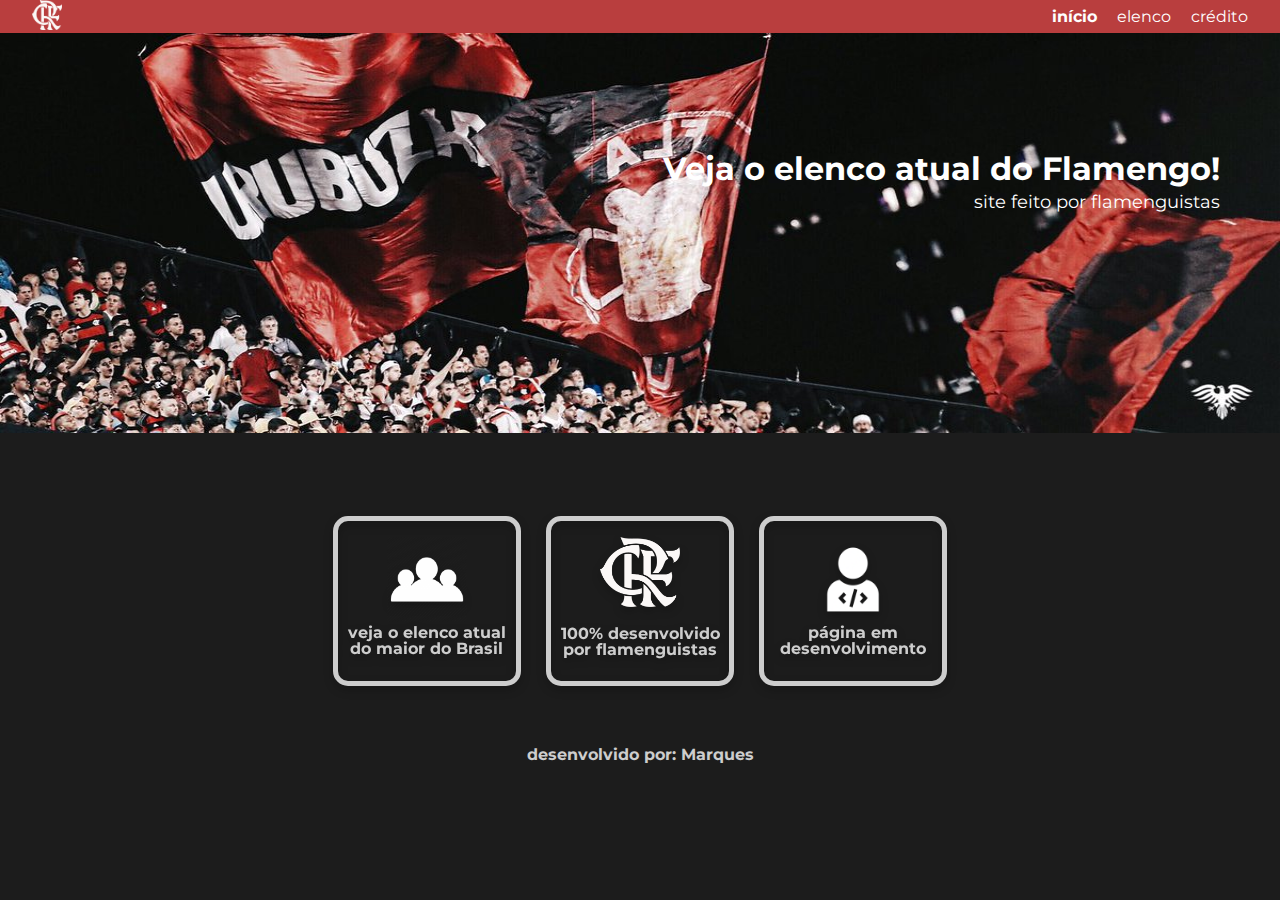
<file: index.html>
<!DOCTYPE html>
<html lang="pt-br">
    <head>

        <meta charset="UTF-8">
        <meta name="viewport" content="width=device-width initial-scale = 1.0"> 
        <title>Seu Flamengo - Home</title>
        <link rel="stylesheet" href="assets/css/reset.css">
		<link rel="stylesheet" href="assets/css/style.css">
        <link rel="stylesheet" href="assets/css/cabecalho.css">
        <link href="https://fonts.googleapis.com/css2?family=Montserrat:wght@100;400&display=swap" rel="stylesheet">
        <link rel="stylesheet" href="assets/css/index.css">

        <link rel="apple-touch-icon" sizes="57x57" href="./assets/img/icon/apple-icon-57x57.png">
        <link rel="apple-touch-icon" sizes="60x60" href="./assets/img/icon/apple-icon-60x60.png">
        <link rel="apple-touch-icon" sizes="72x72" href="./assets/img/icon/apple-icon-72x72.png">
        <link rel="apple-touch-icon" sizes="76x76" href="./assets/img/icon/apple-icon-76x76.png">
        <link rel="apple-touch-icon" sizes="114x114" href="./assets/img/icon/apple-icon-114x114.png">
        <link rel="apple-touch-icon" sizes="120x120" href="./assets/img/icon/apple-icon-120x120.png">
        <link rel="apple-touch-icon" sizes="144x144" href="./assets/img/icon/apple-icon-144x144.png">
        <link rel="apple-touch-icon" sizes="152x152" href="./assets/img/icon/apple-icon-152x152.png">
        <link rel="apple-touch-icon" sizes="180x180" href="./assets/img/icon/apple-icon-180x180.png">
        <link rel="icon" type="image/png" sizes="192x192"  href="./assets/img/icon/android-icon-192x192.png">
        <link rel="icon" type="image/png" sizes="32x32" href="./assets/img/icon/favicon-32x32.png">
        <link rel="icon" type="image/png" sizes="96x96" href="./assets/img/icon/favicon-96x96.png">
        <link rel="icon" type="image/png" sizes="16x16" href="./assets/img/icon/favicon-16x16.png">
        <link rel="manifest" href="./assets/img/icon/manifest.json">
        <meta name="msapplication-TileColor" content="#ffffff">
        <meta name="msapplication-TileImage" content="./assets/img/icon/ms-icon-144x144.png">
        <meta name="theme-color" content="#ffffff">

    </head>

    <body>

        <header class="cabecalho">
            <a href="index.html"><img class="logo" src="assets/img/crf-white.png"></a>
            <nav class="menu">
                <ul class="menu-lista">
                    <li class="menu-item ativo"><a class = "menu-link" href="#">Início</a></li>
                    <li class="menu-item"><a class = "menu-link"  href="elenco.html">Elenco</a></li>
                    <li class="menu-item"><a class = "menu-link"  href="creditos.html">Crédito</a></li>
                </ul>
            </nav>
        </header>

        <div class="banner-pagina">
            <img id="banner" src="assets/img/header.jpg"/>
            <figcaption id = "caption-veja">Veja o elenco atual do Flamengo!<br></figcaption>
            <figcaption id = "caption-site-feito">site feito por flamenguistas</figcaption>
        </div>


        <main>
    

            <div class="conteudo-principal">
                <ul class="conteudo-principal-cards">
                    <li class="conteudo-principal-cards-item"><a href="#"><img class = "conteudo-principal-cards-item-img" id="elenco" src="assets/img/players-white.png"><br>veja o elenco atual do maior do Brasil</a></li>
                    <li class="conteudo-principal-cards-item"><a href="#"><img class = "conteudo-principal-cards-item-img" id="crf" src="assets/img/crf-white.png"><br><br>100% desenvolvido por flamenguistas</a></li>
                    <li class="conteudo-principal-cards-item"><a href="#"><img class = "conteudo-principal-cards-item-img" id="dev" src="assets/img/developer-white.png"><br>página em desenvolvimento</a></li>
                </ul>

                <p class="desenvolvido-por">desenvolvido por: Marques</p>

            </div>

        </main>

    </body>

</html>
</file>
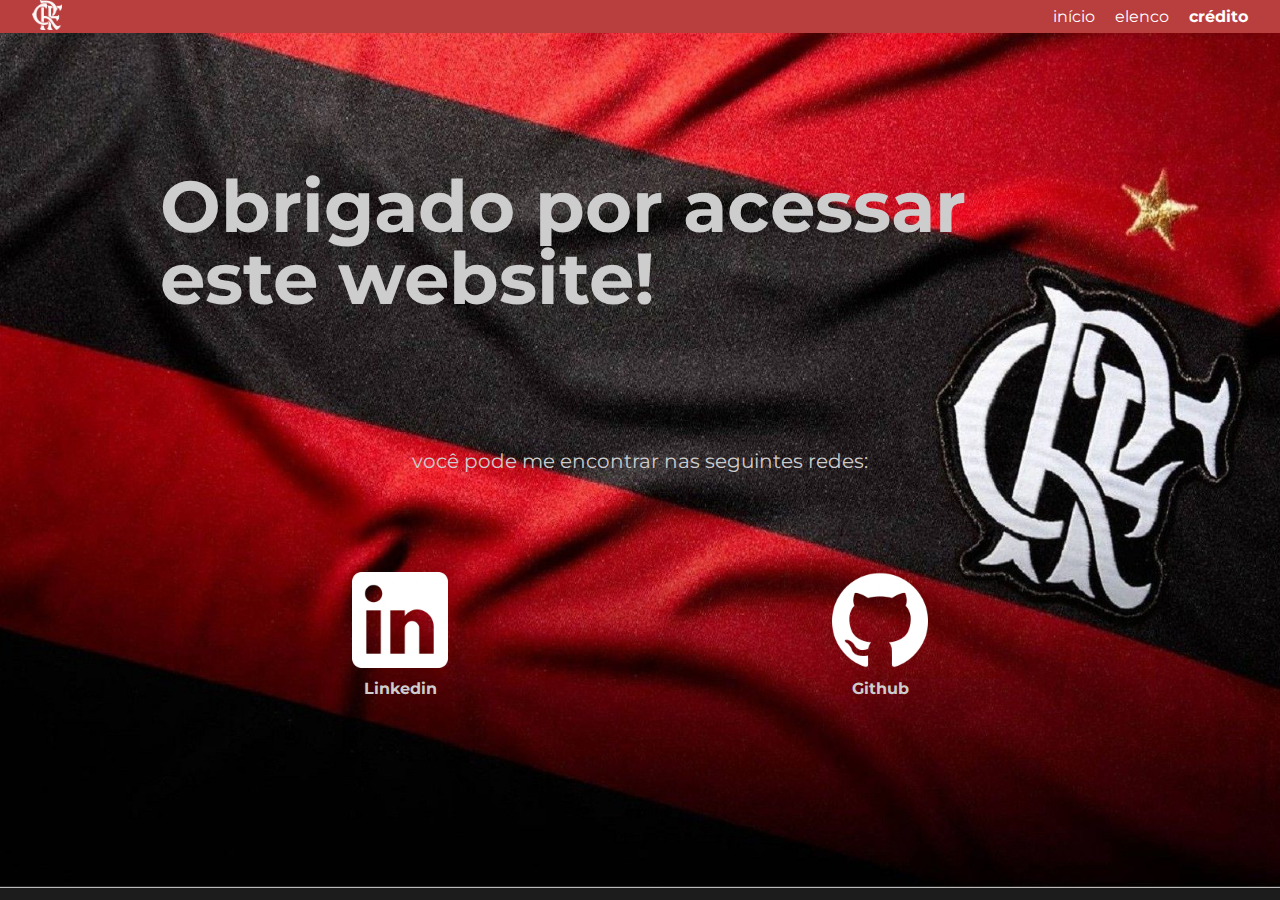
<file: creditos.html>
<!DOCTYPE html>
<html lang="pt-br">
    <head>
        <meta charset="UTF-8">
        <meta name="viewport" content="width=device-width initial-scale = 1.0">
        <title>Seu Flamengo - Créditos</title>
        <link rel="stylesheet" href="assets/css/reset.css">
		<link rel="stylesheet" href="assets/css/style.css">
        <link rel="stylesheet" href="assets/css/cabecalho.css">
        <link href="https://fonts.googleapis.com/css2?family=Montserrat:wght@100;400&display=swap" rel="stylesheet">
        <link rel="stylesheet" href="assets/css/creditos.css">

        <link rel="apple-touch-icon" sizes="57x57" href="./assets/img/icon/apple-icon-57x57.png">
        <link rel="apple-touch-icon" sizes="60x60" href="./assets/img/icon/apple-icon-60x60.png">
        <link rel="apple-touch-icon" sizes="72x72" href="./assets/img/icon/apple-icon-72x72.png">
        <link rel="apple-touch-icon" sizes="76x76" href="./assets/img/icon/apple-icon-76x76.png">
        <link rel="apple-touch-icon" sizes="114x114" href="./assets/img/icon/apple-icon-114x114.png">
        <link rel="apple-touch-icon" sizes="120x120" href="./assets/img/icon/apple-icon-120x120.png">
        <link rel="apple-touch-icon" sizes="144x144" href="./assets/img/icon/apple-icon-144x144.png">
        <link rel="apple-touch-icon" sizes="152x152" href="./assets/img/icon/apple-icon-152x152.png">
        <link rel="apple-touch-icon" sizes="180x180" href="./assets/img/icon/apple-icon-180x180.png">
        <link rel="icon" type="image/png" sizes="192x192"  href="./assets/img/icon/android-icon-192x192.png">
        <link rel="icon" type="image/png" sizes="32x32" href="./assets/img/icon/favicon-32x32.png">
        <link rel="icon" type="image/png" sizes="96x96" href="./assets/img/icon/favicon-96x96.png">
        <link rel="icon" type="image/png" sizes="16x16" href="./assets/img/icon/favicon-16x16.png">
        <link rel="manifest" href="./assets/img/icon/manifest.json">
        <meta name="msapplication-TileColor" content="#ffffff">
        <meta name="msapplication-TileImage" content="./assets/img/icon/ms-icon-144x144.png">
        <meta name="theme-color" content="#ffffff">
    </head>

    <body> 

        <header class="cabecalho">
            <a href="index.html"><img class="logo" src="assets/img/crf-white.png"></a>
            <nav class="menu">
                <ul class="menu-lista">
                    <li class="menu-item"><a class = "menu-link" href="index.html">Início</a></li>
                    <li class="menu-item"><a class = "menu-link"  href="elenco.html">Elenco</a></li>
                    <li class="menu-item"><a class = "menu-link"  href="#">Crédito</a></li>
                </ul>
            </nav>
        </header>

        <main>
            <div class = "conteudo">
                <figure class="background-image">   
                    <figcaption id = "caption-obrigado">Obrigado por acessar este website!<br></figcaption>
                    <figcaption id = "caption-criador">você pode me encontrar nas seguintes redes:</figcaption>
                    <div class="redes-sociais">
                        <a class="redes-sociais-link" href="https://www.linkedin.com/in/marques-vinicius-melo-martins/" target="_blank" rel="noopener noreferrer"><figure class = "linkedin"><img class="linkedin-logo" src="./assets/img/linkedin-white.png"><br>Linkedin</figure></a>
                        <a class="redes-sociais-link" href="https://github.com/marquesvinicius"><figure class = "github"  target="_blank" rel="noopener noreferrer"><img class="github-logo" src="./assets/img/github-white.png"><br>Github</figure></a>
                    </div>
                </figure>
            </div>
        </main>

    </body>

</html>
</file>
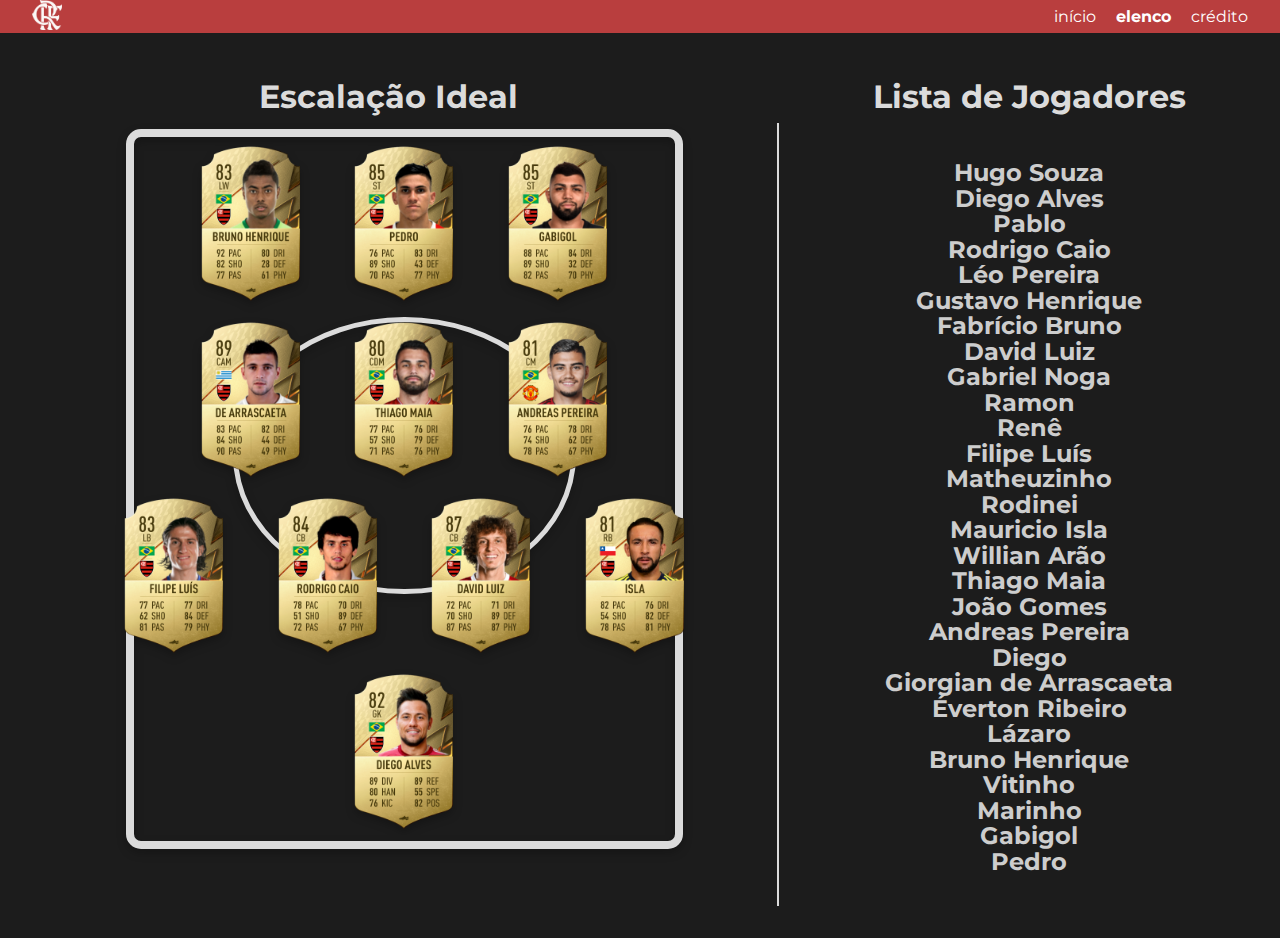
<file: elenco.html>
<!DOCTYPE html>
<html lang="pt-br">
    <head>
        <meta charset="UTF-8">
        <meta name="viewport" content="width=device-width initial-scale = 1.0" > 
        <title>Seu Flamengo - Elenco</title>
        <link rel="stylesheet" href="assets/css/reset.css">
		<link rel="stylesheet" href="assets/css/style.css">
        <link rel="stylesheet" href="assets/css/cabecalho.css">
        <link href="https://fonts.googleapis.com/css2?family=Montserrat:wght@100;400&display=swap" rel="stylesheet">
        <link rel="stylesheet" href="assets/css/elenco.css">

        <link rel="apple-touch-icon" sizes="57x57" href="./assets/img/icon/apple-icon-57x57.png">
        <link rel="apple-touch-icon" sizes="60x60" href="./assets/img/icon/apple-icon-60x60.png">
        <link rel="apple-touch-icon" sizes="72x72" href="./assets/img/icon/apple-icon-72x72.png">
        <link rel="apple-touch-icon" sizes="76x76" href="./assets/img/icon/apple-icon-76x76.png">
        <link rel="apple-touch-icon" sizes="114x114" href="./assets/img/icon/apple-icon-114x114.png">
        <link rel="apple-touch-icon" sizes="120x120" href="./assets/img/icon/apple-icon-120x120.png">
        <link rel="apple-touch-icon" sizes="144x144" href="./assets/img/icon/apple-icon-144x144.png">
        <link rel="apple-touch-icon" sizes="152x152" href="./assets/img/icon/apple-icon-152x152.png">
        <link rel="apple-touch-icon" sizes="180x180" href="./assets/img/icon/apple-icon-180x180.png">
        <link rel="icon" type="image/png" sizes="192x192"  href="./assets/img/icon/android-icon-192x192.png">
        <link rel="icon" type="image/png" sizes="32x32" href="./assets/img/icon/favicon-32x32.png">
        <link rel="icon" type="image/png" sizes="96x96" href="./assets/img/icon/favicon-96x96.png">
        <link rel="icon" type="image/png" sizes="16x16" href="./assets/img/icon/favicon-16x16.png">
        <link rel="manifest" href="./assets/img/icon/manifest.json">
        <meta name="msapplication-TileColor" content="#ffffff">
        <meta name="msapplication-TileImage" content="./assets/img/icon/ms-icon-144x144.png">
        <meta name="theme-color" content="#ffffff">

        <script src="elenco.js" defer></script>
    </head>

    <body>

        <header class="cabecalho">
            <a href="index.html"><img class="logo" src="assets/img/crf-white.png"></a>
            <nav class="menu">
                <ul class="menu-lista">
                    <li class="menu-item"><a class = "menu-link" href="index.html">Início</a></li>
                    <li class="menu-item ativo"><a class = "menu-link" href="#">Elenco</a></li>
                    <li class="menu-item"><a class = "menu-link" href="creditos.html">Crédito</a></li>
                </ul>
            </nav>
        </header>

        <main>

            <div class="conteudo-principal">

                <section class="escalacao"> 
                    
                    <h1>Escalação Ideal</h1>

                    <!-- <div class="div2">

                        <div class="divisoria-2"></div>
                        
                    </div> -->
                
                    <div id = "campo">
                        <ul class="jogadores-cards">

                            <ul class="jogadores-cards-ataque">

                                <li class="jogadores-cards-item" id="posicao-1" draggable="true"><img class = "jogadores-cards-img" id="BrunoHenrique" draggable="false" src="assets/img/cards/BrunoHenrique.png"><br></li>
                                <li class="jogadores-cards-item" id="posicao-2" draggable="true" ><img class = "jogadores-cards-img" id="Pedro" draggable="false" src="assets/img/cards/Pedro.png"></li>
                                <li class="jogadores-cards-item" id="posicao-3" draggable="true"><img class = "jogadores-cards-img" id="Gabigol" draggable="false" src="assets/img/cards/Gabigol.png"></li>

                            </ul>

                            <div class="circle"></div>

                            <ul class="jogadores-cards-meia">

                                <li class="jogadores-cards-item" id="posicao-4" draggable="true"><img class = "jogadores-cards-img" id="Arrascaeta" draggable="false" src="assets/img/cards/Arrascaeta.png"></li>
                                <li class="jogadores-cards-item" id="posicao-5" draggable="true"><img class = "jogadores-cards-img" id="ThiagoMaia" draggable="false" src="assets/img/cards/ThiagoMaia.png"></li>
                                <li class="jogadores-cards-item" id="posicao-6" draggable="true"><img class = "jogadores-cards-img" id="AndreasPereira" draggable="false" src="assets/img/cards/AndreasPereira.png"></li>

                            </ul>

                            <ul class="jogadores-cards-defesa">

                                <li class="jogadores-cards-item" id="posicao-7" draggable="true"><img class = "jogadores-cards-img" id="FilipeLuis" draggable="false" src="assets/img/cards/FilipeLuis.png"></li>
                                <li class="jogadores-cards-item" id="posicao-8" draggable="true"><img class = "jogadores-cards-img" id="RodrigoCaio" draggable="false" src="assets/img/cards/RodrigoCaio.png"></li>
                                <li class="jogadores-cards-item" id="posicao-9" draggable="true"><img class = "jogadores-cards-img" id="DavidLuiz" draggable="false" src="assets/img/cards/DavidLuiz.png"></li>
                                <li class="jogadores-cards-item" id="posicao-10" draggable="true"><img class = "jogadores-cards-img" id="Isla" draggable="false" src="assets/img/cards/Isla.png"></li>

                            </ul>


                        </ul>

                        <ul class="jogadores-cards-gol">

                            <li class="jogadores-cards-item" id="posicao-11" draggable="true"><img class = "jogadores-cards-img" id="DiegoAlves" draggable="false" src="assets/img/cards/DiegoAlves.png"></li>
                            
                        </ul>


                    </div>
                </section>

                <div class="divisoria" id="1"></div>

                <section class="section-lista-jogadores"> 
                    <h1>Lista de Jogadores</h1>

                    <ul class="lista-jogadores">
                        <li class="lista-jogadores-item"><a class="lista-jogadores-link" href="https://pt.wikipedia.org/wiki/Hugo_Souza">Hugo Souza</a></li>
                        <li class="lista-jogadores-item"><a class="lista-jogadores-link" href="https://pt.wikipedia.org//wiki/Diego_Alves">Diego Alves</a></li>
                        <li class="lista-jogadores-item"><a class="lista-jogadores-link" href="https://pt.wikipedia.org/wiki/Pablo_Castro">Pablo</a></li>
                        <li class="lista-jogadores-item"><a class="lista-jogadores-link" href="https://pt.wikipedia.org/wiki/Rodrigo_Caio">Rodrigo Caio</a></li>
                        <li class="lista-jogadores-item"><a class="lista-jogadores-link" href="https://pt.wikipedia.org/wiki/L%C3%A9o_Pereira">Léo Pereira</a></li>
                        <li class="lista-jogadores-item"><a class="lista-jogadores-link" href="https://pt.wikipedia.org/wiki/Gustavo_Henrique">Gustavo Henrique</a></li>
                        <li class="lista-jogadores-item"><a class="lista-jogadores-link" href="https://en.wikipedia.org/wiki/Fabr%C3%ADcio_Bruno">Fabrício Bruno</a></li>
                        <li class="lista-jogadores-item"><a class="lista-jogadores-link" href="https://pt.wikipedia.org/wiki/David_Luiz">David Luiz</a></li>
                        <li class="lista-jogadores-item"><a class="lista-jogadores-link" href="#">Gabriel Noga</a></li>
                        <li class="lista-jogadores-item"><a class="lista-jogadores-link" href="https://pt.wikipedia.org/wiki/Ramon_Ramos_Lima">Ramon</a></li>
                        <li class="lista-jogadores-item"><a class="lista-jogadores-link" href="https://pt.wikipedia.org/wiki/Ren%C3%AA_Rodrigues_Martins">Renê</a></li>
                        <li class="lista-jogadores-item"><a class="lista-jogadores-link" href="https://pt.wikipedia.org/wiki/Filipe_Lu%C3%ADs">Filipe Luís</a></li>
                        <li class="lista-jogadores-item"><a class="lista-jogadores-link" href="https://pt.wikipedia.org/wiki/Matheuzinho">Matheuzinho</a></li>
                        <li class="lista-jogadores-item"><a class="lista-jogadores-link" href="https://pt.wikipedia.org/wiki/Rodinei_de_Almeida">Rodinei</a></li>
                        <li class="lista-jogadores-item"><a class="lista-jogadores-link" href="https://pt.wikipedia.org/wiki/Mauricio_Isla">Mauricio Isla</a></li>
                        <li class="lista-jogadores-item"><a class="lista-jogadores-link" href="https://pt.wikipedia.org/wiki/Willian_Ar%C3%A3o">Willian Arão</a></li>
                        <li class="lista-jogadores-item"><a class="lista-jogadores-link" href="https://pt.wikipedia.org/wiki/Thiago_Maia">Thiago Maia</a></li>
                        <li class="lista-jogadores-item"><a class="lista-jogadores-link" href="https://pt.wikipedia.org/wiki/Jo%C3%A3o_Gomes_(futebolista)">João Gomes</a></li>
                        <li class="lista-jogadores-item"><a class="lista-jogadores-link" href="https://pt.wikipedia.org/wiki/Andreas_Pereira">Andreas Pereira</a></li>
                        <li class="lista-jogadores-item"><a class="lista-jogadores-link" href="https://pt.wikipedia.org/wiki/Diego_Ribas">Diego</a></li>
                        <li class="lista-jogadores-item"><a class="lista-jogadores-link" href="https://pt.wikipedia.org/wiki/Giorgian_De_Arrascaeta">Giorgian de Arrascaeta</a></li>
                        <li class="lista-jogadores-item"><a class="lista-jogadores-link" href="https://pt.wikipedia.org/wiki/%C3%89verton_Ribeiro">Éverton Ribeiro</a></li>
                        <li class="lista-jogadores-item"><a class="lista-jogadores-link" href="#">Lázaro</a></li>
                        <li class="lista-jogadores-item"><a class="lista-jogadores-link" href="https://pt.wikipedia.org/wiki/Bruno_Henrique_Pinto">Bruno Henrique</a></li>
                        <li class="lista-jogadores-item"><a class="lista-jogadores-link" href="https://pt.wikipedia.org/wiki/Vitinho_(futebolista)">Vitinho</a></li>
                        <li class="lista-jogadores-item"><a class="lista-jogadores-link" href="https://pt.wikipedia.org/wiki/M%C3%A1rio_S%C3%A9rgio_Santos_Costa">Marinho</a></li>
                        <li class="lista-jogadores-item"><a class="lista-jogadores-link" href="https://pt.wikipedia.org/wiki/Gabriel_Barbosa">Gabigol</a></li>
                        <li class="lista-jogadores-item"><a class="lista-jogadores-link" href="https://pt.wikipedia.org/wiki/Pedro_(futebolista)">Pedro</a></li>
                        </ul>

                </section>

            </div>

        </main>

    </body>
    
</html>
</file>
<file: assets/css/style.css>
html, body {
    font-family: 'Montserrat', sans-serif; 
    background-color: #1C1C1C;
    min-height: 100%;
    color: #cdcdcd;
}
</file>
<file: assets/css/cabecalho.css>
.cabecalho {
    align-items: center;
    width: auto;
    background: #B93E3E;
    display: flex;
    justify-content: space-between;
    padding-left: 2rem;
    padding-right: 2rem;
}

.logo{
    width: 30px;
    height: 30px;
}

.menu-lista {
    display: flex;
}

.menu-link {
    color: #FFFFFF;
    margin-right: 1.25rem;
    text-decoration: none;
    text-transform: lowercase;
    transition: 400ms;
}

.menu-link:hover {
    font-size: 110%;
}

.menu-item {
    list-style: none;
    
}

.menu-item:last-child .menu-link {
    margin-right: 0;
}
</file>
<file: assets/css/index.css>
.menu-item:first-child {
    font-weight: bold;
}

.banner-pagina {
    width: 100%;
    height: 25rem;
    display: inline-block;
    position:relative;
}

#banner {
    width: 100%;
    height: 100%;

    object-fit: fill;
}

figcaption {
    position: absolute;
    color: white;
    padding-right: 40px;
}
#caption-veja {
    font-weight: bold;
    font-size: 2rem;
    top: 120px;
    right: 20px;
}

#caption-site-feito {
    font-size: 18px;
    top: 160px;
    right: 20px;
}

 .conteudo-principal-cards {
    display: flex;
    justify-content: center;
    margin-top: 4.2rem;
 }
 
 .conteudo-principal-cards-item {
    width: 11.1rem;
    height: 10rem;
    border: 5px solid #CDCDCD;
    border-radius: 15px;
    filter: drop-shadow(0px 4px 4px rgba(0, 0, 0, 0.25));
    text-align: center;
    position: relative;
    margin: 1%;
    transition: 500ms;
    
 }

/*  .conteudo-principal-cards-item:hover {
    width: 210px;
    height: 190px;
 } */

 .conteudo-principal-cards-item a{
    text-decoration: none;
    color: #CDCDCD;
    font-weight: bold;
    display: block;
	width: 100%;
	height: 100%;
	position: absolute;
	top: 10%;
	left: 0;
 }

 .conteudo-principal-cards-item-img {
    width: 5rem;
    height: 5.3rem;
    justify-content: center;
 }

 #crf {
    width: 5rem;
    height: 4.4rem;
 }

 .desenvolvido-por {
    display: flex;
    justify-content: center;
    margin-top: 3rem;
    font-weight: bold;
    color: #CDCDCD;
 }

 @media screen and (max-width: 659px) {
    .banner-pagina {
        display: flex;
        flex-direction: column-reverse;
        justify-content: flex-start;
    }

    figcaption{
        position: unset;
        padding-right: 0;
    }

    #caption-veja {
        font-weight: bold;
        font-size: 36px;
        top: 0;
        right: 0;
        margin: 1rem;
        font-size: 1.8rem;
    }
    

    #caption-site-feito {
        display: none;
    }

    .conteudo-principal-cards-item {
        font-size: 12px;
    }

 }

 @media screen and (max-width: 660px) {
    .conteudo-principal-cards {
        margin-top: 2rem;
     }

    #caption-site-feito {
        font-size: 18px;
        top: 160px;
        right: 20px;
    }

    .desenvolvido-por {
        margin-top: 2rem;
     }
 }
</file>
<file: assets/css/creditos.css>
.menu-item:nth-child(3) {
    font-weight: bold;
}

.background-image {
    background-image: url('../img/wallpaper-fla-shirt.jpg');
    background-repeat: no-repeat;
    background-position: center center;
    background-size: cover;
    height: 95vh;
    scale: 1;

}

.background-image {
    display: grid;
    grid-template-areas: 
        "texto-agradecimento"
        "texto-vocepode"
        "redes-sociais";
    grid-template-columns: 12.5% 75% 12.5%;
    grid-template-rows: 1fr 20px 1fr;
    place-items: center;
    
}
.redes-sociais {
    display: flex;
    justify-content: flex-start;
    text-align: center;
    grid-row: 3/3;
    grid-column: 2/2;
    margin-bottom: 10vh;
}

.redes-sociais-link {
    text-decoration: none;
    color: #CDCDCD;
    font-weight: bold;
}

.redes-sociais-link:hover {
    text-decoration: underline;
}

.linkedin-logo {
    width: 20%;
    padding-bottom: 10px;
}

.github-logo {
    width: 20%;
    padding-bottom: 10px;
}

#caption-obrigado {
    font-size: 72px;
    grid-column: 2 / 2;
    font-weight: bold;
}

#caption-criador {
    grid-area: texto-vocepode;
    font-size: 20px;
    grid-column: 2 / 2;
    grid-row: 2/2;
}

.linkedin {
    text-align: center;
}

@media screen and (max-width: 480px) {
    #caption-obrigado {
        font-size: 48px;
        grid-column: 2 / 2;
        font-weight: bold;
    }
 }
</file>
<file: assets/css/elenco.css>
.menu-item:nth-child(2) {
    font-weight: bold;
}

h1 {
    font-weight: bold;
    font-size: 2rem;
    color: #DBDBDB;
    text-align: center;
    display: block;
    justify-content: center;
    margin-top: 3rem;
}

.conteudo-principal {
    display: flex;
    justify-content: space-evenly;
}

#campo {
    width: 540.875px;
    height: 704px;
    border: 8px solid #DBDBDB;
    filter: drop-shadow(0px 4px 4px rgba(0, 0, 0, 0.25));
    border-radius: 15px;
    margin-left: 2rem;
    margin-top: 1rem;
}

.circle {
    border: 5px solid #DBDBDB;
    border-radius: 50%;
    position: absolute;
    width: 332.8px;
    height: 267.2px;
    top: 180px;
    z-index: 80;

}

.jogadores-cards{
    display: flex;
    flex-wrap: wrap;
    justify-content: center;
}

.jogadores-cards-ataque {
    display: flex;
}

.jogadores-cards-meia {
    display: flex;
}

.jogadores-cards-defesa {
    display: flex;
}

.jogadores-cards-gol {
    display: flex;
    flex-wrap: wrap;
    justify-content: center;
    
}

.jogadores-cards-item {
    width: 128px; /* Defina o valor desejado para a largura */
    height: 176px; /* Defina o valor desejado para a altura */
    max-width: 128px; /* Largura máxima */
    max-height: 176px; /* Altura máxima */
    margin-left: 30px;
    margin-right: 30px;
    transition: 600ms;
    z-index: 90;
}

.jogadores-cards-img {
    width: 100%;
    height: 100%
}

.jogadores-cards-item:hover{
    cursor: pointer;
}


.divisoria {
    margin-top: 90px;
    border: 1px solid #DBDBDB;
}

.lista-jogadores {
    color: #DBDBDB;
    margin-top: 3rem;
    font-size: 24px;
    text-align: center;
    margin-bottom: 4rem;
}

.lista-jogadores-item {
    margin: 1.5px;
    transition: 700ms;
}

.lista-jogadores-link {
    text-decoration: none;
    color: #CDCDCD;
    font-weight: bold;
    display: block;
	width: 100%;
	height: 100%;
}

.lista-jogadores-item:hover {
    font-size:30px
}

@media screen and (min-width: 280px) {
    .jogadores-cards-item {
        width: 5rem;
        margin-left: 0.2rem;
        margin-right: 0.2rem;
    }

    .divisoria {
        margin-bottom: 2rem;
        margin-top: auto 3rem;
    }
}

@media screen and (min-width: 430px) {
    .jogadores-cards-item {
        width: 5.5rem;
        margin-left: 0.2rem;
        margin-right: 0.2rem;
    }
}


@media screen and (min-width: 520px) {
    .jogadores-cards-item {
        width: 7rem;
        margin-left: 0.3rem;
        margin-right: 0.3rem;
    } 
}

@media screen and (min-width: 660px) {
    .jogadores-cards-item {
        width: 7.5rem;
        margin-left: 0.7rem;
        margin-right: 0.7rem;
    } 
}

@media screen and (min-width: 780px) {
    .jogadores-cards-item {
        width: 8rem;
        margin-left: 0.8rem;
        margin-right: 0.8rem;
    } 
}

@media screen and (max-width: 970px) {
    .conteudo-principal {
        flex-direction: column;
        justify-content: flex-start;
        align-items: center;
    }

    h1{
        margin-top: 0.75rem;
    }

    .divisoria {
        width: 100%;
        margin-top: 3rem;
        margin-bottom: 3rem;
    }

    #campo {
        margin-left: 0;
        margin-right: 0;
    }
}
</file>
